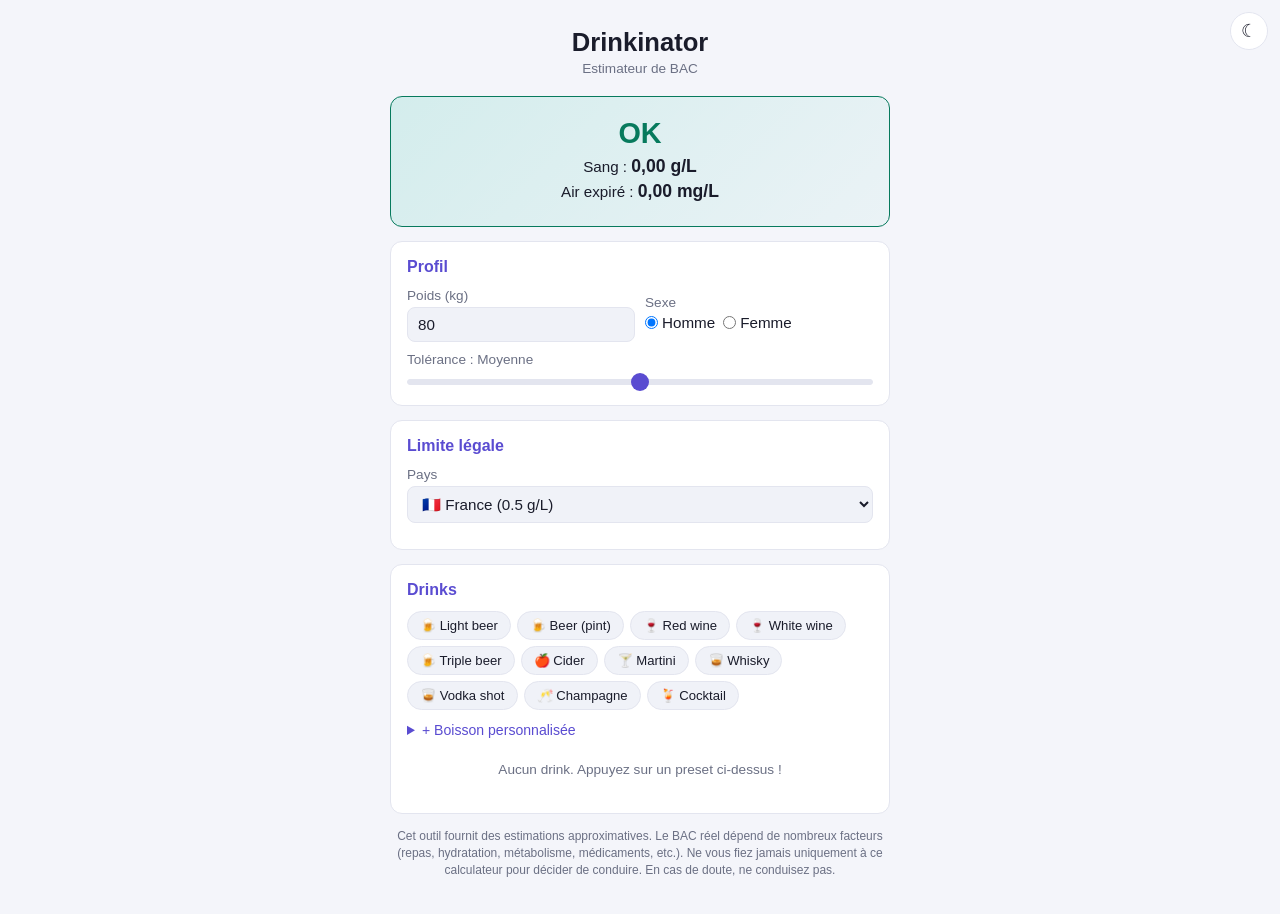
<file: index.html>
<!DOCTYPE html>
<html lang="fr">
<head>
<meta charset="UTF-8">
<meta name="viewport" content="width=device-width, initial-scale=1.0">
<title>Drinkinator - Calculateur de BAC</title>
<script>
  // Set theme BEFORE CSS loads to avoid FOUC.
  // Key mirrors THEME_STORAGE_KEY in src/constants.js — keep in sync.
  (function () {
    try {
      var saved = localStorage.getItem('drinkinator-theme');
      var theme = saved || (matchMedia('(prefers-color-scheme: light)').matches ? 'light' : 'dark');
      document.documentElement.setAttribute('data-theme', theme);
    } catch (e) {}
  })();
</script>
<link rel="stylesheet" href="styles/main.css">
</head>
<body>

<button class="theme-toggle" id="theme-toggle" aria-label="Changer de th&egrave;me" title="Changer de th&egrave;me" aria-pressed="false">
  <span class="icon-dark" aria-hidden="true">&#9788;</span>
  <span class="icon-light" aria-hidden="true">&#9790;</span>
</button>

<h1>Drinkinator</h1>
<p class="subtitle">Estimateur de BAC</p>

<!-- STATUS -->
<div class="card" id="status-panel">
  <div id="status-label">OK</div>
  <div class="stat">Sang : <strong id="bac-blood">0,00 g/L</strong></div>
  <div class="stat">Air expir&eacute; : <strong id="bac-breath">0,00 mg/L</strong></div>
  <div class="stat" id="drive-time-row" style="display:none">Sous la limite dans : <strong id="drive-time"></strong></div>
  <div class="stat" id="sober-time-row" style="display:none">Sobre dans : <strong id="sober-time"></strong></div>
  <div class="timeline" id="timeline" style="display:none">
    <div class="timeline-fill" id="timeline-fill"></div>
    <span class="timeline-label" id="timeline-label"></span>
  </div>
</div>

<!-- PROFIL -->
<div class="card">
  <h2>Profil</h2>
  <div class="row">
    <div class="field">
      <label>Poids (kg)</label>
      <input type="number" id="weight" value="80" min="30" max="250" step="1">
    </div>
    <div class="field">
      <label>Sexe</label>
      <div class="radio-group">
        <label><input type="radio" name="sex" value="male" checked> Homme</label>
        <label><input type="radio" name="sex" value="female"> Femme</label>
      </div>
    </div>
  </div>
  <div>
    <label>Tol&eacute;rance : <span id="tolerance-label">Moyenne</span></label>
    <input type="range" id="tolerance" min="0" max="1" step="0.05" value="0.5">
  </div>
</div>

<!-- LIMITE LEGALE -->
<div class="card">
  <h2>Limite l&eacute;gale</h2>
  <div class="row">
    <div class="field">
      <label>Pays</label>
      <select id="country"></select>
    </div>
  </div>
  <div class="row" id="custom-limit-row" style="display:none">
    <div class="field">
      <label>Limite personnalis&eacute;e (g/L)</label>
      <input type="number" id="custom-limit" value="0.5" min="0" max="2" step="0.01">
    </div>
  </div>
</div>

<!-- DRINKS -->
<div class="card">
  <h2>Drinks</h2>
  <div class="drink-presets" id="presets"></div>

  <details style="margin-bottom: 12px;">
    <summary style="cursor:pointer; color: var(--accent); font-size:0.88rem;">+ Boisson personnalis&eacute;e</summary>
    <div class="custom-drink" style="margin-top:8px;">
      <div class="field">
        <label>Volume (mL)</label>
        <input type="number" id="custom-vol" value="250" min="10" max="2000">
      </div>
      <div class="field">
        <label>Degr&eacute; (%)</label>
        <input type="number" id="custom-abv" value="5" min="0.1" max="80" step="0.1">
      </div>
      <button class="btn btn-sm" id="custom-add-btn">Ajouter</button>
    </div>
  </details>

  <div class="drink-list" id="drink-list"></div>
  <div style="text-align:center; margin-top:8px;">
    <button class="btn btn-sm btn-outline" id="clear-btn" style="display:none">Tout effacer</button>
  </div>
</div>

<!-- MODAL CHOIX HORAIRE -->
<div class="modal-overlay" id="time-modal">
  <div class="modal">
    <button class="close-modal">&times;</button>
    <h3 id="modal-drink-name">Ajouter</h3>
    <div class="row">
      <div class="field">
        <label>Volume (mL)</label>
        <input type="number" id="modal-vol" min="10" max="2000" step="10">
      </div>
      <div class="field">
        <label>Degr&eacute; (%)</label>
        <input type="number" id="modal-abv" min="0.1" max="80" step="0.1">
      </div>
    </div>
    <div class="time-mode-tabs">
      <button class="time-mode-tab active" data-mode="now">Maintenant</button>
      <button class="time-mode-tab" data-mode="clock">Heure pr&eacute;cise</button>
      <button class="time-mode-tab" data-mode="ago">Il y a...</button>
    </div>

    <div class="time-mode-content active" id="mode-now">
      <div class="modal-confirm-row">
        <button class="btn">Ajouter maintenant</button>
      </div>
    </div>

    <div class="time-mode-content" id="mode-clock">
      <div class="row">
        <div class="field">
          <label>Heure</label>
          <input type="time" id="modal-time">
        </div>
      </div>
      <div class="modal-confirm-row">
        <button class="btn">Ajouter</button>
      </div>
    </div>

    <div class="time-mode-content" id="mode-ago">
      <div class="ago-grid">
        <button class="ago-btn" data-mins="15">15 min</button>
        <button class="ago-btn" data-mins="30">30 min</button>
        <button class="ago-btn" data-mins="45">45 min</button>
        <button class="ago-btn" data-mins="60">1 h</button>
        <button class="ago-btn" data-mins="90">1h30</button>
        <button class="ago-btn" data-mins="120">2 h</button>
        <button class="ago-btn" data-mins="180">3 h</button>
        <button class="ago-btn" data-mins="240">4 h</button>
        <button class="ago-btn" data-mins="360">6 h</button>
      </div>
      <div class="ago-custom-row">
        <div class="field">
          <label>Personnalis&eacute;</label>
          <input type="number" id="ago-value" value="20" min="1" max="1440">
        </div>
        <div class="field">
          <label>&nbsp;</label>
          <select id="ago-unit">
            <option value="min">minutes</option>
            <option value="h">heures</option>
          </select>
        </div>
        <button class="btn btn-sm">Ajouter</button>
      </div>
    </div>
  </div>
</div>

<p class="disclaimer">
  Cet outil fournit des estimations approximatives. Le BAC r&eacute;el d&eacute;pend de nombreux
  facteurs (repas, hydratation, m&eacute;tabolisme, m&eacute;dicaments, etc.). Ne vous fiez jamais
  uniquement &agrave; ce calculateur pour d&eacute;cider de conduire. En cas de doute, ne conduisez pas.
</p>

<script type="module" src="src/app.js"></script>
</body>
</html>
</file>
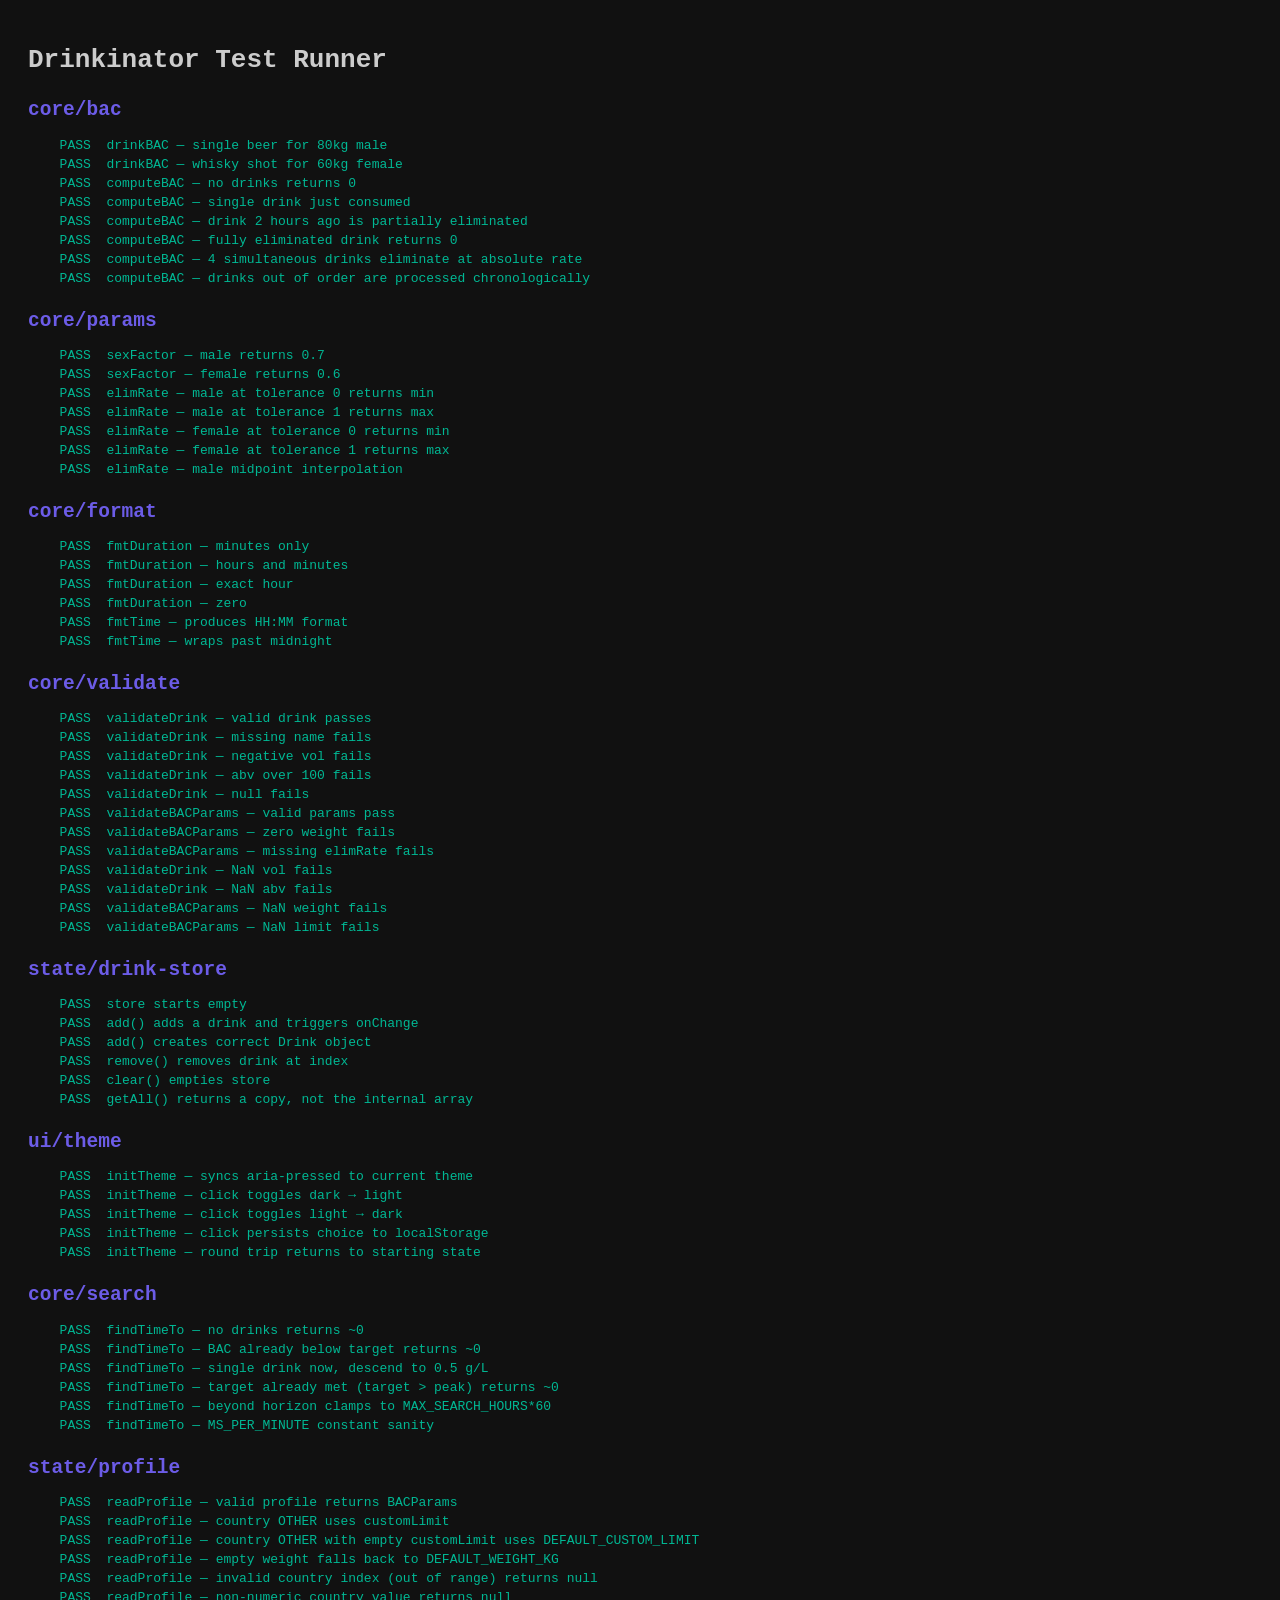
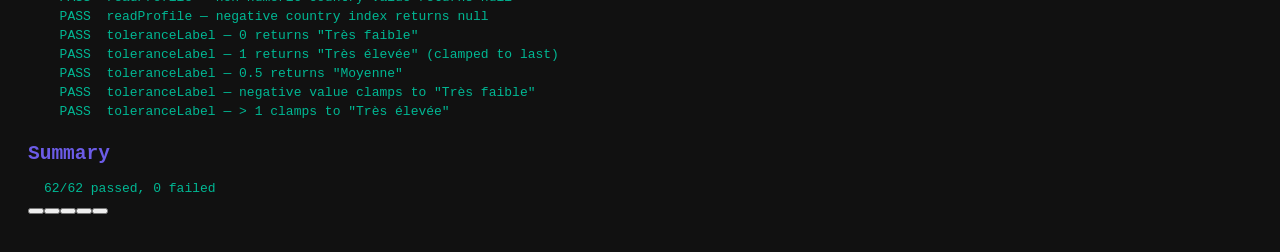
<file: tests/test-runner.html>
<!DOCTYPE html>
<html lang="en">
<head>
  <meta charset="UTF-8">
  <title>Drinkinator — Test Runner</title>
  <style>
    body { font-family: monospace; background: #111; color: #ccc; padding: 20px; }
    .pass { color: #00b894; } .fail { color: #e17055; font-weight: bold; }
    h2 { color: #6c5ce7; margin-top: 24px; }
    pre { margin: 4px 0 4px 16px; }
  </style>
</head>
<body>
  <h1>Drinkinator Test Runner</h1>
  <div id="output"></div>
  <script type="module">
    const out = document.getElementById('output');
    let passed = 0, failed = 0, total = 0;

    window.__test = {
      /** @param {string} name @param {() => void} fn */
      run(name, fn) {
        total++;
        try {
          fn();
          passed++;
          out.innerHTML += `<pre class="pass">  PASS  ${name}</pre>`;
        } catch (e) {
          failed++;
          out.innerHTML += `<pre class="fail">  FAIL  ${name}\n        ${e.message}</pre>`;
        }
      },
      /** @param {*} actual @param {*} expected @param {string} [msg] */
      eq(actual, expected, msg) {
        if (actual !== expected) {
          throw new Error(`${msg || 'Assertion failed'}: expected ${JSON.stringify(expected)}, got ${JSON.stringify(actual)}`);
        }
      },
      /** @param {boolean} cond @param {string} [msg] */
      ok(cond, msg) {
        if (!cond) throw new Error(msg || 'Expected truthy');
      },
      /** @param {number} a @param {number} b @param {number} [eps] @param {string} [msg] */
      near(a, b, eps = 0.001, msg) {
        if (Math.abs(a - b) > eps) {
          throw new Error(`${msg || 'Near failed'}: |${a} - ${b}| > ${eps}`);
        }
      },
      /** @param {string} suite */
      suite(suite) {
        out.innerHTML += `<h2>${suite}</h2>`;
      },
    };

    // Load test suites
    const suites = [
      './integration/bac.test.js',
      './integration/params.test.js',
      './integration/format.test.js',
      './integration/validate.test.js',
      './integration/store.test.js',
      './integration/theme.test.js',
      './integration/search.test.js',
      './integration/profile.test.js',
    ];

    for (const s of suites) {
      try {
        await import(s);
      } catch (e) {
        out.innerHTML += `<pre class="fail">  ERROR loading ${s}: ${e.message}</pre>`;
      }
    }

    // Summary
    out.innerHTML += `<h2>Summary</h2>`;
    out.innerHTML += `<pre class="${failed ? 'fail' : 'pass'}">${passed}/${total} passed, ${failed} failed</pre>`;
    document.title = failed ? `FAIL (${failed})` : `PASS (${passed})`;
  </script>
</body>
</html>
</file>
<file: styles/main.css>
:root {
  --bg: #0f1119;
  --card: #1a1d2e;
  --border: #2a2d3e;
  --text: #e0e0e0;
  --muted: #888;
  --accent: #6c5ce7;
  --ok: #00b894;
  --warn: #fdcb6e;
  --danger: #e17055;
  --input-bg: #232640;
  --preset-hover: #2a2d50;
  --danger-hover: #ff6b6b;
  --status-ok-bg: linear-gradient(135deg, #00b89433, #00b89411);
  --status-warn-bg: linear-gradient(135deg, #fdcb6e33, #fdcb6e11);
  --status-danger-bg: linear-gradient(135deg, #e1705533, #e1705511);
  --modal-overlay: rgba(0, 0, 0, 0.6);
  color-scheme: dark;
}

[data-theme="light"] {
  --bg: #f4f5fa;
  --card: #ffffff;
  --border: #e3e5ef;
  --text: #1a1c2b;
  --muted: #6b7084;
  --accent: #5a4cd1;
  --ok: #077a5d;
  --warn: #ab7213;
  --danger: #b6482a;
  --input-bg: #f0f2f8;
  --preset-hover: #ebedf6;
  --danger-hover: #e04a4a;
  --status-ok-bg: linear-gradient(135deg, #00b89422, #00b8940a);
  --status-warn-bg: linear-gradient(135deg, #c68a1722, #c68a170a);
  --status-danger-bg: linear-gradient(135deg, #c8502f22, #c8502f0a);
  --modal-overlay: rgba(20, 24, 40, 0.45);
  color-scheme: light;
}

* { box-sizing: border-box; margin: 0; padding: 0; }
body {
  font-family: -apple-system, BlinkMacSystemFont, 'Segoe UI', Roboto, sans-serif;
  background: var(--bg);
  color: var(--text);
  min-height: 100vh;
  padding: 16px;
  transition: background 0.25s ease, color 0.25s ease;
}
.card,
input,
select,
.preset-btn,
.ago-btn,
.drink-item,
.modal,
.theme-toggle,
.time-mode-tabs,
.timeline {
  transition: background 0.25s ease, border-color 0.25s ease, color 0.25s ease;
}
:focus-visible {
  outline: 2px solid var(--accent);
  outline-offset: 2px;
  border-radius: 4px;
}
input:focus-visible,
select:focus-visible { outline-offset: 0; }
h1 { text-align: center; font-size: 1.6rem; margin: 12px 0 4px; }
.subtitle { text-align: center; color: var(--muted); font-size: 0.85rem; margin-bottom: 20px; }
.card {
  background: var(--card);
  border: 1px solid var(--border);
  border-radius: 12px;
  padding: 16px;
  margin-bottom: 14px;
  max-width: 500px;
  margin-left: auto;
  margin-right: auto;
}
.card h2 { font-size: 1rem; margin-bottom: 12px; color: var(--accent); }
.row { display: flex; gap: 10px; margin-bottom: 10px; align-items: center; }
.row.wrap { flex-wrap: wrap; }
label { font-size: 0.85rem; color: var(--muted); display: block; margin-bottom: 4px; }
.field { flex: 1; min-width: 0; }
input, select {
  width: 100%;
  padding: 8px 10px;
  background: var(--input-bg);
  border: 1px solid var(--border);
  border-radius: 8px;
  color: var(--text);
  font-size: 0.95rem;
  outline: none;
}
input:focus, select:focus { border-color: var(--accent); }
input[type="range"] {
  -webkit-appearance: none;
  background: var(--border);
  height: 6px;
  border-radius: 3px;
  padding: 0;
}
input[type="range"]::-webkit-slider-thumb {
  -webkit-appearance: none;
  width: 18px; height: 18px;
  background: var(--accent);
  border-radius: 50%;
  cursor: pointer;
}
.radio-group { display: flex; gap: 8px; }
.radio-group label {
  display: flex; align-items: center; gap: 4px;
  cursor: pointer; color: var(--text); font-size: 0.95rem;
}
.checkbox-row { display: flex; align-items: center; gap: 6px; margin-bottom: 6px; }
.checkbox-row label { margin: 0; color: var(--text); font-size: 0.9rem; }

/* Status panel */
#status-panel {
  text-align: center;
  padding: 20px;
  border-radius: 12px;
  transition: all 0.3s;
}
#status-panel.ok { background: var(--status-ok-bg); border-color: var(--ok); }
#status-panel.warn { background: var(--status-warn-bg); border-color: var(--warn); }
#status-panel.danger { background: var(--status-danger-bg); border-color: var(--danger); }
#status-label { font-size: 1.8rem; font-weight: 800; margin-bottom: 6px; }
#status-panel.ok #status-label { color: var(--ok); }
#status-panel.warn #status-label { color: var(--warn); }
#status-panel.danger #status-label { color: var(--danger); }
.stat { font-size: 0.95rem; margin: 4px 0; }
.stat strong { font-size: 1.1rem; }

/* Drinks */
.drink-presets { display: flex; flex-wrap: wrap; gap: 6px; margin-bottom: 12px; }
.preset-btn {
  padding: 6px 12px;
  background: var(--input-bg);
  border: 1px solid var(--border);
  border-radius: 20px;
  color: var(--text);
  font-size: 0.82rem;
  cursor: pointer;
  transition: all 0.15s;
}
.preset-btn:hover { border-color: var(--accent); background: var(--preset-hover); }
.drink-list { max-height: 300px; overflow-y: auto; }
.drink-list-empty {
  text-align: center;
  color: var(--muted);
  font-size: 0.85rem;
  padding: 12px 0;
}
.drink-item {
  display: flex; align-items: center; gap: 8px;
  padding: 8px 10px;
  background: var(--input-bg);
  border-radius: 8px;
  margin-bottom: 6px;
  font-size: 0.88rem;
}
.drink-item .info { flex: 1; }
.drink-item .info span { color: var(--muted); }
.drink-item .bac-contrib { color: var(--accent); font-weight: 600; font-size: 0.85rem; min-width: 60px; text-align: right; }
.drink-item .remove {
  background: none; border: none; color: var(--danger);
  cursor: pointer; font-size: 1.2rem; padding: 2px 6px;
}
.drink-item .remove:hover { color: var(--danger-hover); }

/* Custom drink form */
.custom-drink { display: flex; gap: 6px; flex-wrap: wrap; align-items: flex-end; }
.custom-drink .field { min-width: 70px; }
.custom-drink input, .custom-drink select { font-size: 0.85rem; padding: 6px 8px; }
.btn {
  padding: 8px 16px;
  background: var(--accent);
  border: none;
  border-radius: 8px;
  color: white;
  font-size: 0.9rem;
  cursor: pointer;
  font-weight: 600;
}
.btn:hover { opacity: 0.85; }
.btn-sm { padding: 6px 12px; font-size: 0.82rem; }
.btn-outline {
  background: transparent;
  border: 1px solid var(--accent);
  color: var(--accent);
}
.disclaimer {
  text-align: center;
  color: var(--muted);
  font-size: 0.75rem;
  max-width: 500px;
  margin: 10px auto 20px;
  line-height: 1.4;
}

/* Time picker modal */
.modal-overlay {
  display: none;
  position: fixed;
  inset: 0;
  background: var(--modal-overlay);
  z-index: 100;
  align-items: center;
  justify-content: center;
}
.modal-overlay.active { display: flex; }
.modal {
  background: var(--card);
  border: 1px solid var(--border);
  border-radius: 14px;
  padding: 20px;
  width: 90%;
  max-width: 360px;
}
.modal h3 { font-size: 1rem; margin-bottom: 14px; text-align: center; }
.modal .close-modal {
  float: right; background: none; border: none;
  color: var(--muted); font-size: 1.3rem; cursor: pointer; margin: -8px -4px 0 0;
}
.time-mode-tabs {
  display: flex; gap: 4px; margin-bottom: 12px;
  background: var(--input-bg); border-radius: 8px; padding: 3px;
}
.time-mode-tab {
  flex: 1; padding: 7px 6px; border: none; border-radius: 6px;
  background: transparent; color: var(--muted); font-size: 0.82rem;
  cursor: pointer; text-align: center; transition: all 0.15s;
}
.time-mode-tab.active { background: var(--accent); color: white; }
.time-mode-content { display: none; }
.time-mode-content.active { display: block; }
.ago-grid {
  display: grid; grid-template-columns: repeat(3, 1fr); gap: 6px; margin-bottom: 10px;
}
.ago-btn {
  padding: 10px 6px; background: var(--input-bg); border: 1px solid var(--border);
  border-radius: 8px; color: var(--text); font-size: 0.88rem; cursor: pointer;
  text-align: center; transition: all 0.15s;
}
.ago-btn:hover { border-color: var(--accent); background: var(--preset-hover); }
.ago-custom-row { display: flex; gap: 6px; align-items: flex-end; }
.ago-custom-row .field { flex: 1; }
.ago-custom-row select { padding: 8px 6px; }
.modal-confirm-row { margin-top: 12px; text-align: center; }

/* Timeline bar */
.timeline {
  margin-top: 10px;
  background: var(--input-bg);
  border-radius: 6px;
  height: 24px;
  position: relative;
  overflow: hidden;
}
.timeline-fill {
  height: 100%;
  border-radius: 6px;
  transition: width 0.4s;
}
.timeline-label {
  position: absolute;
  top: 50%; left: 50%;
  transform: translate(-50%, -50%);
  font-size: 0.75rem;
  font-weight: 600;
  white-space: nowrap;
}

/* Theme toggle */
.theme-toggle {
  position: fixed;
  top: 12px;
  right: 12px;
  width: 38px;
  height: 38px;
  border-radius: 50%;
  border: 1px solid var(--border);
  background: var(--card);
  color: var(--text);
  cursor: pointer;
  display: flex;
  align-items: center;
  justify-content: center;
  font-size: 1.1rem;
  z-index: 50;
}
.theme-toggle:hover { border-color: var(--accent); color: var(--accent); }
.theme-toggle .icon-light { display: none; }
.theme-toggle .icon-dark { display: inline; }
[data-theme="light"] .theme-toggle .icon-light { display: inline; }
[data-theme="light"] .theme-toggle .icon-dark { display: none; }
</file>
